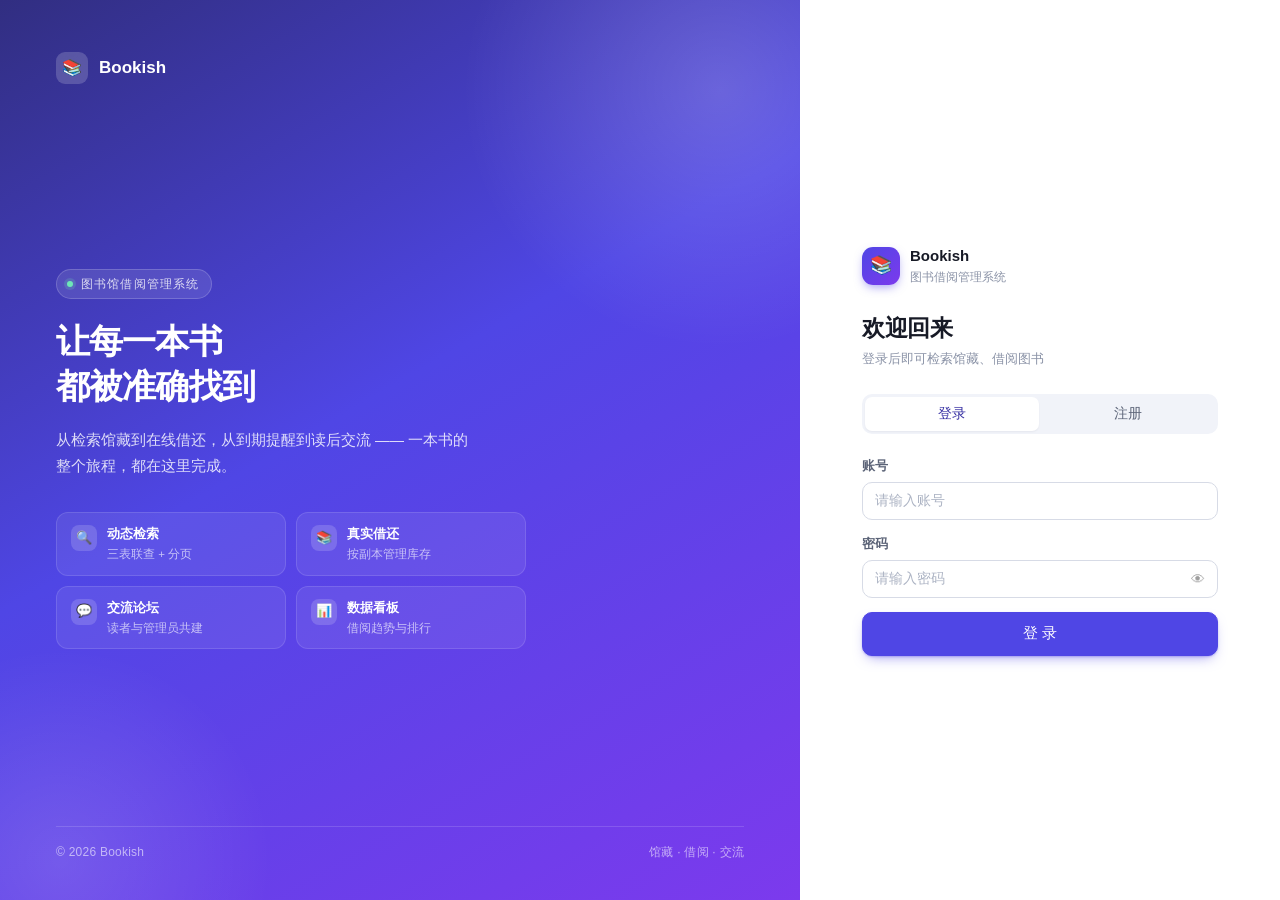
<file: src/main/resources/static/index.html>
<!DOCTYPE html>
<html lang="zh-CN">
<head>
<meta charset="UTF-8">
<meta name="viewport" content="width=device-width, initial-scale=1.0">
<meta http-equiv="Cache-Control" content="no-store, no-cache, must-revalidate">
<title>图书检索 · Bookish</title>
<link rel="stylesheet" href="css/style.css?v=20261019l">
</head>
<body>

<div class="app">
  <aside class="sidebar" id="sidebar"></aside>

  <div class="main">
    <header class="topbar" id="topbar"></header>

    <main class="content">

      <!-- ============ 我的借阅概览 ============ -->
      <div class="stat-grid">
        <div class="stat-card">
          <div class="s-top"><span class="s-label">当前在借</span><span class="s-ico">📖</span></div>
          <div class="s-value" id="statBorrowing">—</div>
          <div class="s-foot">可借上限 <b id="statMax">—</b></div>
        </div>
        <div class="stat-card danger">
          <div class="s-top"><span class="s-label">已逾期</span><span class="s-ico">⏰</span></div>
          <div class="s-value" id="statOverdue">—</div>
          <div class="s-foot">逾期后无法续借</div>
        </div>
        <div class="stat-card success">
          <div class="s-top"><span class="s-label">已归还</span><span class="s-ico">✅</span></div>
          <div class="s-value" id="statReturned">—</div>
          <div class="s-foot">历史累计</div>
        </div>
        <div class="stat-card accent">
          <div class="s-top"><span class="s-label">待缴罚款</span><span class="s-ico">💰</span></div>
          <div class="s-value" id="statFine">—</div>
          <div class="s-foot">0.5 元/天，单本上限 20 元</div>
        </div>
      </div>

      <!-- ============ 热门借阅 TOP10 ============ -->
      <div class="section-title">
        <span class="bar"></span>热门借阅 TOP10
        <span class="sub hot-hint">自动轮播 · 悬停暂停</span>
        <span class="spacer"></span>
        <span class="seg" id="hotToggle">
          <button type="button" class="seg-btn" data-mode="carousel" onclick="setHotMode('carousel')">轮换</button>
          <button type="button" class="seg-btn" data-mode="grid" onclick="setHotMode('grid')">平铺</button>
        </span>
      </div>
      <div class="hot-carousel" id="hotCarousel">
        <button class="hot-arrow prev" onclick="hotGo(-1); hotAuto()" aria-label="上一组">‹</button>
        <div class="hot-viewport" id="hotViewport">
          <div class="hot-track" id="hotTrack">
            <div class="hot-placeholder">热门榜加载中…</div>
          </div>
        </div>
        <button class="hot-arrow next" onclick="hotGo(1); hotAuto()" aria-label="下一组">›</button>
        <div class="hot-dots" id="hotDots"></div>
      </div>

      <!-- ============ 图书检索 ============ -->
      <div class="section-title">
        <span class="bar"></span>图书检索
        <span class="sub">支持书名 / 作者关键词，边打边搜</span>
      </div>

      <div class="filter-bar">
        <div class="search-row">
          <div class="search-wrap">
            <span class="s-ico">🔍</span>
            <input type="text" id="keyword" placeholder="输入书名或作者，边打边搜（回车立即搜索）"
                   oninput="onKeywordInput()" onkeydown="onKeywordKey(event)" autocomplete="off">
            <button type="button" class="s-clear" id="kwClear" title="清空" onclick="clearKeyword()">×</button>
          </div>
          <select id="sortSel" onchange="applyFilter()" style="width:auto;min-width:132px">
            <option value="newest">最新上架</option>
            <option value="hot">最多借阅</option>
            <option value="priceAsc">价格从低到高</option>
            <option value="priceDesc">价格从高到低</option>
          </select>
          <select id="pubSel" onchange="applyFilter()" style="width:auto;min-width:150px">
            <option value="">全部出版社</option>
          </select>
          <button class="btn btn-primary" onclick="applyFilter()">搜索</button>
          <span class="search-status" id="searchStatus"></span>
        </div>
        <div class="chips mt-16" id="categoryChips"></div>
        <div class="chips mt-8">
          <span class="chip" id="chipAvailable" onclick="toggleAvailable()">✅ 只看可借</span>
          <span class="chip" onclick="resetFilter()">↺ 重置条件</span>
        </div>
      </div>

      <div id="bookGrid" class="book-grid"></div>
      <div id="pager" class="pager"></div>

    </main>
  </div>
</div>

<!-- ============ 图书详情弹窗 ============ -->
<div class="modal-mask" id="detailModal">
  <div class="modal modal-lg">
    <div class="modal-head">
      <h3>图书详情</h3>
      <button class="modal-close" onclick="closeModal('detailModal')">×</button>
    </div>
    <div class="modal-body" id="detailBody"></div>
    <div class="modal-foot">
      <button class="btn btn-ghost" onclick="closeModal('detailModal')">关闭</button>
      <button class="btn btn-primary" id="btnBorrow" onclick="doBorrow()">借这本书</button>
    </div>
  </div>
</div>

<script src="js/mock.js?v=20261019l"></script>
<script src="js/api.js?v=20261019l"></script>
<script src="js/home.js?v=20261019l"></script>
</body>
</html>
</file>
<file: src/main/resources/static/css/style.css>
/* ==========================================================
   Bookish · 样式表 v2（现代 SaaS 风格）
   ---------------------------------------------------------
   目录：
   0. 设计 token（颜色 / 圆角 / 阴影 / 间距）
   1. 基础重置与排版
   2. 应用外壳：侧边栏 + 顶栏 + 内容区
   3. 按钮
   4. 表单
   5. 卡片 / 面板 / 分区标题
   6. 徽章 / 标签 / 状态点
   7. 统计卡
   8. 标签页 / 分段控件
   9. 表格 / 分页
   10. 头像 / 用户菜单
   11. 骨架屏 / 空状态 / 加载态
   12. Toast / 弹窗 / 抽屉
   13. 图书（网格 / 热门轮播 / 详情）
   14. 借阅（记录卡）
   15. 图表（横向条形）
   16. 个人中心弹窗
   17. 论坛
   18. 公告
   19. 登录注册页
   20. 响应式
   ========================================================== */

/* ==================== 0. 设计 token ==================== */
:root {
  /* 品牌色：靛蓝 */
  --brand:        #4F46E5;
  --brand-600:    #4338CA;
  --brand-700:    #3730A3;
  --brand-50:     #EEF2FF;
  --brand-100:    #E0E7FF;

  /* 中性色 */
  --bg:           #F5F6FA;
  --surface:      #FFFFFF;
  --surface-2:    #FAFBFD;
  --surface-3:    #F1F3F9;
  --border:       #E7E9F0;
  --border-2:     #D7DBE6;
  --text:         #171A26;
  --text-2:       #5B6377;
  --text-3:       #8B93A7;
  --text-4:       #ADB4C4;

  /* 语义色 */
  --danger:       #E5484D;
  --danger-50:    #FEF1F2;
  --danger-100:   #FDD8DA;
  --success:      #12A150;
  --success-50:   #EAFBF1;
  --warn:         #B45309;
  --warn-50:      #FFF7E6;
  --info:         #0EA5E9;
  --info-50:      #EAF7FE;

  /* 兼容旧变量名（个别内联 style 里还在用 --primary / --accent） */
  --primary:        var(--brand);
  --primary-dark:   var(--brand-600);
  --primary-light:  var(--brand-50);
  --accent:         #7C3AED;
  --accent-light:   #F3EEFE;

  --radius:       14px;
  --radius-sm:    10px;
  --radius-xs:    8px;
  --radius-pill:  999px;

  --shadow-xs: 0 1px 2px rgba(16, 24, 40, .05);
  --shadow-sm: 0 1px 3px rgba(16, 24, 40, .06), 0 1px 2px rgba(16, 24, 40, .04);
  --shadow:    0 2px 4px rgba(16, 24, 40, .04), 0 12px 24px -12px rgba(16, 24, 40, .12);
  --shadow-lg: 0 24px 56px -12px rgba(16, 24, 40, .22);

  --sidebar-w: 236px;
  --topbar-h:  64px;
}

/* ==================== 1. 基础 ==================== */
* { margin: 0; padding: 0; box-sizing: border-box; }

html { scroll-behavior: smooth; -webkit-text-size-adjust: 100%; }

body {
  font-family: -apple-system, BlinkMacSystemFont, "Segoe UI", "PingFang SC",
               "Hiragino Sans GB", "Microsoft YaHei", "Helvetica Neue", sans-serif;
  background: var(--bg);
  color: var(--text);
  font-size: 14px;
  line-height: 1.6;
  min-height: 100vh;
  -webkit-font-smoothing: antialiased;
}

a { color: var(--brand); text-decoration: none; }
a:hover { color: var(--brand-600); }

h1, h2, h3, h4 { line-height: 1.35; font-weight: 650; letter-spacing: -.01em; }
h1 { font-size: 20px; }
h2 { font-size: 17px; }
h3 { font-size: 15.5px; }

::selection { background: var(--brand-100); }

/* 滚动条 */
::-webkit-scrollbar { width: 10px; height: 10px; }
::-webkit-scrollbar-thumb { background: #D3D8E4; border-radius: 999px; border: 3px solid transparent; background-clip: content-box; }
::-webkit-scrollbar-thumb:hover { background: #BCC3D4; background-clip: content-box; }
::-webkit-scrollbar-track { background: transparent; }

/* 通用工具类 */
.hidden { display: none !important; }
.text-sub { color: var(--text-2); }
.text-light { color: var(--text-3); }
.text-sm { font-size: 12.5px; }
.text-xs { font-size: 11.5px; }
.mono { font-family: ui-monospace, SFMono-Regular, Menlo, Consolas, "Liberation Mono", monospace; font-size: 12.5px; }
.flex-between { display: flex; align-items: center; justify-content: space-between; gap: 12px; }
.flex-center { display: flex; align-items: center; gap: 8px; }
.mb-8 { margin-bottom: 8px; }
.mb-16 { margin-bottom: 16px; }
.mt-8 { margin-top: 8px; }
.mt-16 { margin-top: 16px; }
.mt-24 { margin-top: 24px; }
.nowrap { white-space: nowrap; }

/* 入场动画 */
@keyframes fadeUp { from { opacity: 0; transform: translateY(8px); } to { opacity: 1; transform: none; } }
@keyframes fadeIn { from { opacity: 0; } to { opacity: 1; } }
@keyframes spin { to { transform: rotate(360deg); } }
@keyframes shimmer { 0% { background-position: -420px 0; } 100% { background-position: 420px 0; } }
@keyframes popIn { from { opacity: 0; transform: translateY(12px) scale(.98); } to { opacity: 1; transform: none; } }
.fade-up { animation: fadeUp .34s cubic-bezier(.22, .61, .36, 1) both; }

/* ==================== 2. 应用外壳 ==================== */
.app { display: flex; min-height: 100vh; }

/* ---- 侧边栏 ---- */
.sidebar {
  width: var(--sidebar-w);
  position: fixed; top: 0; bottom: 0; left: 0; z-index: 70;
  display: flex; flex-direction: column;
  background: var(--surface);
  border-right: 1px solid var(--border);
}

.sb-brand {
  height: var(--topbar-h);
  display: flex; align-items: center; gap: 10px;
  padding: 0 18px; flex-shrink: 0;
  border-bottom: 1px solid var(--border);
}
.sb-logo {
  width: 32px; height: 32px; border-radius: 9px; flex-shrink: 0;
  background: linear-gradient(135deg, var(--brand) 0%, #7C3AED 100%);
  color: #fff; display: flex; align-items: center; justify-content: center;
  font-size: 16px; box-shadow: 0 4px 10px -2px rgba(79, 70, 229, .5);
}
.sb-brand-text b { display: block; font-size: 15px; letter-spacing: -.02em; line-height: 1.2; }
.sb-brand-text span { font-size: 11px; color: var(--text-3); }

.sb-scroll { flex: 1; overflow-y: auto; padding: 14px 12px; }

.sb-group { margin-bottom: 18px; }
.sb-group-title {
  font-size: 11px; font-weight: 600; letter-spacing: .08em;
  color: var(--text-4); text-transform: uppercase;
  padding: 0 10px 7px;
}

.sb-item {
  display: flex; align-items: center; gap: 11px;
  padding: 9px 11px; margin-bottom: 2px;
  border-radius: var(--radius-sm);
  color: var(--text-2); font-size: 13.5px; font-weight: 500;
  cursor: pointer; position: relative;
  transition: background .15s, color .15s;
}
.sb-item:hover { background: var(--surface-3); color: var(--text); }
.sb-item.active { background: var(--brand-50); color: var(--brand-700); font-weight: 600; }
.sb-item.active::before {
  content: ""; position: absolute; left: -12px; top: 50%; transform: translateY(-50%);
  width: 3px; height: 18px; border-radius: 0 3px 3px 0; background: var(--brand);
}
.sb-item .sb-ico { width: 18px; text-align: center; font-size: 15px; flex-shrink: 0; }
.sb-item .sb-txt { flex: 1; }
.sb-badge {
  min-width: 18px; height: 18px; padding: 0 5px;
  border-radius: 999px; background: var(--danger); color: #fff;
  font-size: 10.5px; font-weight: 700; line-height: 18px; text-align: center;
}
.sb-badge.soft { background: var(--brand-100); color: var(--brand-700); }

.sb-foot { padding: 12px; border-top: 1px solid var(--border); flex-shrink: 0; }
.sb-user {
  display: flex; align-items: center; gap: 10px;
  padding: 8px; border-radius: var(--radius-sm);
  cursor: pointer; transition: background .15s;
}
.sb-user:hover { background: var(--surface-3); }
.sb-user-info { min-width: 0; flex: 1; }
.sb-user-info b { display: block; font-size: 13px; font-weight: 600; white-space: nowrap; overflow: hidden; text-overflow: ellipsis; }
.sb-user-info span { font-size: 11px; color: var(--text-3); }

.sidebar-mask {
  position: fixed; inset: 0; z-index: 65;
  background: rgba(16, 24, 40, .38);
  opacity: 0; pointer-events: none; transition: opacity .22s;
}
.sidebar-mask.show { opacity: 1; pointer-events: auto; }
/* 毛玻璃只在窄屏「抽屉模式」下生效；宽屏侧边栏常驻，不需要遮罩 */
@media (max-width: 960px) {
  .sidebar-mask { backdrop-filter: blur(2px); }
}
@media (min-width: 961px) {
  .sidebar-mask { display: none !important; }
}

/* ---- 主区 ---- */
.main { flex: 1; min-width: 0; margin-left: var(--sidebar-w); display: flex; flex-direction: column; }

.topbar {
  height: var(--topbar-h); flex-shrink: 0;
  position: sticky; top: 0; z-index: 60;
  display: flex; align-items: center; gap: 14px;
  padding: 0 24px;
  background: rgba(255, 255, 255, .88);
  backdrop-filter: saturate(180%) blur(10px);
  border-bottom: 1px solid var(--border);
}
.tb-title { flex: 1; min-width: 0; }
.tb-title h1 { font-size: 17px; display: flex; align-items: center; gap: 8px; }
.tb-title p { font-size: 12.5px; color: var(--text-3); margin-top: 1px; }
.tb-actions { display: flex; align-items: center; gap: 8px; flex-shrink: 0; }

.menu-btn { display: none; }

.icon-btn {
  width: 36px; height: 36px; border-radius: var(--radius-sm);
  display: inline-flex; align-items: center; justify-content: center;
  border: 1px solid transparent; background: none;
  color: var(--text-2); font-size: 16px; cursor: pointer;
  position: relative; transition: all .15s; font-family: inherit;
}
.icon-btn:hover { background: var(--surface-3); color: var(--text); }
.icon-btn .dot {
  position: absolute; top: 6px; right: 6px;
  width: 8px; height: 8px; border-radius: 50%;
  background: var(--danger); border: 2px solid var(--surface);
}

.content {
  flex: 1; width: 100%; max-width: 1320px;
  margin: 0 auto; padding: 24px;
  animation: fadeIn .28s ease both;
}
.content-wide { max-width: 100%; }

/* ==================== 3. 按钮 ==================== */
.btn {
  display: inline-flex; align-items: center; justify-content: center; gap: 6px;
  height: 38px; padding: 0 16px;
  border-radius: var(--radius-sm);
  border: 1px solid var(--border-2);
  background: var(--surface); color: var(--text);
  font-size: 13.5px; font-weight: 550; font-family: inherit;
  cursor: pointer; white-space: nowrap;
  transition: background .15s, border-color .15s, box-shadow .15s, transform .06s;
}
.btn:hover { background: var(--surface-3); border-color: var(--text-4); }
.btn:active { transform: translateY(1px); }
.btn:disabled { opacity: .55; cursor: not-allowed; transform: none; }

.btn-primary {
  background: var(--brand); border-color: var(--brand); color: #fff;
  box-shadow: 0 1px 2px rgba(79, 70, 229, .3), 0 6px 14px -6px rgba(79, 70, 229, .6);
}
.btn-primary:hover { background: var(--brand-600); border-color: var(--brand-600); }
.btn-danger { background: var(--danger); border-color: var(--danger); color: #fff; }
.btn-danger:hover { background: #D13438; border-color: #D13438; }
.btn-soft-danger { background: var(--danger-50); border-color: var(--danger-100); color: var(--danger); }
.btn-soft-danger:hover { background: var(--danger-100); border-color: var(--danger-100); }
.btn-success { background: var(--success); border-color: var(--success); color: #fff; }
.btn-success:hover { background: #0E8A44; border-color: #0E8A44; }
.btn-ghost { background: transparent; border-color: var(--border-2); color: var(--text-2); }
.btn-ghost:hover { background: var(--surface-3); color: var(--text); }
.btn-brand-soft { background: var(--brand-50); border-color: var(--brand-100); color: var(--brand-700); }
.btn-brand-soft:hover { background: var(--brand-100); border-color: var(--brand-100); }
.btn-link { background: none; border: none; color: var(--brand); padding: 0 4px; height: auto; }
.btn-link:hover { background: none; text-decoration: underline; }

.btn-sm { height: 30px; padding: 0 11px; font-size: 12.5px; border-radius: var(--radius-xs); gap: 4px; }
.btn-lg { height: 44px; padding: 0 22px; font-size: 14.5px; }
.btn-block { width: 100%; }
.btn-icon { width: 36px; height: 36px; padding: 0; }
.btn-icon.btn-sm { width: 30px; height: 30px; }

.btn-group { display: inline-flex; gap: 6px; }

/* ==================== 4. 表单 ==================== */
.field { margin-bottom: 14px; }
.field > label {
  display: block; font-size: 12.5px; font-weight: 600;
  color: var(--text-2); margin-bottom: 6px;
}
.field .hint { font-size: 11.5px; color: var(--text-3); margin-top: 5px; }
.field .err { font-size: 11.5px; color: var(--danger); margin-top: 5px; }
.field-row { display: grid; grid-template-columns: 1fr 1fr; gap: 12px; }
/* 密码 / 邀请码：右侧小眼睛切换明文 */
.pwd-wrap { position: relative; }
.pwd-wrap input { padding-right: 42px; }
.pwd-eye {
  position: absolute; right: 6px; top: 50%; transform: translateY(-50%);
  border: none; background: none; cursor: pointer; font-size: 14px;
  padding: 5px 7px; line-height: 1; opacity: .38; border-radius: 6px;
  transition: opacity .15s;
}
.pwd-eye:hover { opacity: .8; }
.pwd-eye.on { opacity: 1; }

input[type="text"], input[type="password"], input[type="number"], input[type="date"],
input[type="search"], select, textarea {
  width: 100%; min-height: 38px;
  padding: 8px 12px;
  border: 1px solid var(--border-2);
  border-radius: var(--radius-sm);
  background: var(--surface);
  color: var(--text); font-size: 13.5px; font-family: inherit;
  transition: border-color .15s, box-shadow .15s, background .15s;
}
textarea { min-height: 92px; resize: vertical; line-height: 1.65; }
input::placeholder, textarea::placeholder { color: var(--text-4); }
input:focus, select:focus, textarea:focus {
  outline: none; border-color: var(--brand);
  box-shadow: 0 0 0 3.5px rgba(79, 70, 229, .13);
}
input:disabled, select:disabled, textarea:disabled { background: var(--surface-3); color: var(--text-3); cursor: not-allowed; }
select { cursor: pointer; appearance: none;
  background-image: url("data:image/svg+xml;utf8,<svg xmlns='http://www.w3.org/2000/svg' width='12' height='12' viewBox='0 0 24 24' fill='none' stroke='%238B93A7' stroke-width='3'><path d='M6 9l6 6 6-6'/></svg>");
  background-repeat: no-repeat; background-position: right 12px center; padding-right: 32px;
}

/* 搜索框（带放大镜 + 清空按钮） */
.search-wrap { position: relative; flex: 1; min-width: 160px; }
.search-wrap .s-ico {
  position: absolute; left: 12px; top: 50%; transform: translateY(-50%);
  color: var(--text-4); font-size: 14px; pointer-events: none;
}
.search-wrap input { padding-left: 34px; padding-right: 34px; }
.search-wrap .s-clear {
  position: absolute; right: 8px; top: 50%; transform: translateY(-50%);
  width: 22px; height: 22px; border-radius: 50%; border: none;
  background: var(--surface-3); color: var(--text-2);
  font-size: 14px; line-height: 1; cursor: pointer; display: none;
  align-items: center; justify-content: center;
}
.search-wrap .s-clear:hover { background: var(--border-2); color: var(--text); }

.checkbox { display: inline-flex; align-items: center; gap: 7px; font-size: 13px; color: var(--text-2); cursor: pointer; }
.checkbox input { width: 15px; height: 15px; accent-color: var(--brand); cursor: pointer; }

/* ==================== 5. 卡片 / 面板 / 标题 ==================== */
.card {
  background: var(--surface);
  border: 1px solid var(--border);
  border-radius: var(--radius);
  box-shadow: var(--shadow-xs);
}
.card-pad { padding: 18px; }
.card-head {
  display: flex; align-items: center; justify-content: space-between; gap: 12px;
  padding: 15px 18px; border-bottom: 1px solid var(--border);
}
.card-head h3 { font-size: 14.5px; display: flex; align-items: center; gap: 8px; }
.card-body { padding: 18px; }
.card-body-flush { padding: 8px 0; }

.panel {
  background: var(--surface); border: 1px solid var(--border);
  border-radius: var(--radius); box-shadow: var(--shadow-xs);
}

.section-title {
  display: flex; align-items: center; gap: 9px;
  font-size: 14.5px; font-weight: 650;
  margin: 26px 0 13px;
}
.section-title:first-child { margin-top: 0; }
.section-title .bar {
  width: 3px; height: 15px; border-radius: 2px;
  background: linear-gradient(180deg, var(--brand), #7C3AED);
}
.section-title .sub { font-size: 12px; font-weight: 400; color: var(--text-3); }
.section-title .spacer { flex: 1; }

.divider { height: 1px; background: var(--border); margin: 16px 0; }

/* ==================== 6. 徽章 / 标签 ==================== */
.badge {
  display: inline-flex; align-items: center; gap: 4px;
  height: 20px; padding: 0 8px; border-radius: 6px;
  font-size: 11.5px; font-weight: 600; white-space: nowrap;
  background: var(--surface-3); color: var(--text-2);
}
.badge.brand { background: var(--brand-50); color: var(--brand-700); }
.badge.success { background: var(--success-50); color: var(--success); }
.badge.warn { background: var(--warn-50); color: var(--warn); }
.badge.danger { background: var(--danger-50); color: var(--danger); }
.badge.info { background: var(--info-50); color: #0369A1; }
.badge.solid-danger { background: var(--danger); color: #fff; }
.badge.gradient { background: linear-gradient(135deg, var(--brand), #7C3AED); color: #fff; }

.tag {
  display: inline-flex; align-items: center;
  padding: 1px 8px; border-radius: var(--radius-pill);
  font-size: 11.5px; font-weight: 500;
  background: var(--brand-50); color: var(--brand-700);
  border: 1px solid var(--brand-100);
}
.tag.gray { background: var(--surface-3); color: var(--text-2); border-color: var(--border); }
.tag.warn { background: var(--warn-50); color: var(--warn); border-color: #FBE3B4; }
.tag.danger { background: var(--danger-50); color: var(--danger); border-color: var(--danger-100); }
.tag.success { background: var(--success-50); color: var(--success); border-color: #BFEBD3; }
.tag.plain { background: transparent; border-color: var(--border-2); color: var(--text-2); }

.chip {
  display: inline-flex; align-items: center; gap: 5px;
  padding: 5px 12px; border-radius: var(--radius-pill);
  background: var(--surface); border: 1px solid var(--border-2);
  color: var(--text-2); font-size: 12.5px; cursor: pointer;
  transition: all .15s; user-select: none;
}
.chip:hover { border-color: var(--brand); color: var(--brand-700); background: var(--brand-50); }
.chip.active { background: var(--brand); border-color: var(--brand); color: #fff; font-weight: 600; }
.chip-label { font-size: 12.5px; color: var(--text-3); margin-right: 4px; }

.chips { display: flex; flex-wrap: wrap; gap: 8px; align-items: center; }

.status-tag {
  display: inline-flex; align-items: center; gap: 5px;
  padding: 2px 9px; border-radius: var(--radius-pill);
  font-size: 11.5px; font-weight: 600;
}
.status-tag::before { content: ""; width: 6px; height: 6px; border-radius: 50%; background: currentColor; }
.status-tag.borrowed { background: var(--brand-50); color: var(--brand-700); }
.status-tag.returned { background: var(--surface-3); color: var(--text-2); }
.status-tag.overdue { background: var(--danger-50); color: var(--danger); }
.status-tag.available { background: var(--success-50); color: var(--success); }
.status-tag.lost { background: var(--surface-3); color: var(--text-3); }

/* ==================== 7. 统计卡 ==================== */
.stat-grid { display: grid; grid-template-columns: repeat(4, 1fr); gap: 14px; }
.stat-grid.cols-1 { grid-template-columns: 1fr; }
.stat-grid.cols-2 { grid-template-columns: repeat(2, 1fr); }
.stat-grid.cols-3 { grid-template-columns: repeat(3, 1fr); }
.stat-grid.cols-4 { grid-template-columns: repeat(4, 1fr); }
.stat-grid.cols-5 { grid-template-columns: repeat(5, 1fr); }

.stat-card {
  position: relative; overflow: hidden;
  background: var(--surface); border: 1px solid var(--border);
  border-radius: var(--radius); padding: 16px 18px;
  box-shadow: var(--shadow-xs);
  transition: box-shadow .2s, transform .2s, border-color .2s;
}
.stat-card:hover { box-shadow: var(--shadow); transform: translateY(-2px); border-color: var(--border-2); }
.stat-card .s-top { display: flex; align-items: center; justify-content: space-between; margin-bottom: 9px; }
.stat-card .s-label { font-size: 12.5px; color: var(--text-3); font-weight: 500; }
.stat-card .s-ico {
  width: 32px; height: 32px; border-radius: 9px;
  display: flex; align-items: center; justify-content: center; font-size: 15px;
  background: var(--brand-50);
}
.stat-card .s-value { font-size: 24px; font-weight: 700; letter-spacing: -.02em; line-height: 1.2; }
.stat-card .s-foot { font-size: 11.5px; color: var(--text-3); margin-top: 5px; }
.stat-card.danger .s-ico { background: var(--danger-50); }
.stat-card.danger .s-value { color: var(--danger); }
.stat-card.accent .s-ico { background: var(--warn-50); }
.stat-card.accent .s-value { color: var(--warn); }
.stat-card.success .s-ico { background: var(--success-50); }
.stat-card.success .s-value { color: var(--success); }
.stat-card::after {
  content: ""; position: absolute; right: -28px; top: -28px;
  width: 90px; height: 90px; border-radius: 50%;
  background: radial-gradient(circle, rgba(79, 70, 229, .07), transparent 70%);
  pointer-events: none;
}

/* ==================== 8. 标签页 / 分段控件 ==================== */
.tabs {
  display: flex; gap: 2px; align-items: center;
  border-bottom: 1px solid var(--border);
  margin-bottom: 18px; overflow-x: auto; scrollbar-width: none;
}
.tabs::-webkit-scrollbar { display: none; }
.tabs button {
  position: relative; border: none; background: none; font-family: inherit;
  padding: 10px 15px; margin-bottom: -1px;
  font-size: 13.5px; font-weight: 550; color: var(--text-2);
  cursor: pointer; white-space: nowrap;
  border-bottom: 2px solid transparent;
  transition: color .15s, border-color .15s;
}
.tabs button:hover { color: var(--text); }
.tabs button.active { color: var(--brand-700); border-bottom-color: var(--brand); }
.tabs button .cnt {
  margin-left: 6px; padding: 0 6px; border-radius: 999px;
  background: var(--surface-3); color: var(--text-3);
  font-size: 11px; font-weight: 600;
}
.tabs button.active .cnt { background: var(--brand-50); color: var(--brand-700); }
.tabs .t-spacer { flex: 1; }

.seg {
  display: inline-flex; padding: 3px; gap: 2px;
  background: var(--surface-3); border-radius: var(--radius-sm);
}
.seg-btn {
  border: none; background: none; font-family: inherit;
  padding: 5px 12px; border-radius: 7px;
  font-size: 12.5px; font-weight: 550; color: var(--text-2); cursor: pointer;
  transition: all .15s;
}
.seg-btn:hover { color: var(--text); }
.seg-btn.active { background: var(--surface); color: var(--brand-700); box-shadow: var(--shadow-xs); }
.seg-btn .cnt {
  margin-left: 5px; padding: 0 6px; border-radius: 999px;
  background: var(--brand-50); color: var(--brand-700);
  font-size: 11px; font-weight: 600;
}
.seg-btn.active .cnt { background: var(--brand); color: #fff; }

/* ==================== 9. 表格 / 分页 ==================== */
.table-wrap {
  background: var(--surface); border: 1px solid var(--border);
  border-radius: var(--radius); overflow: auto; box-shadow: var(--shadow-xs);
}
.data-table { width: 100%; border-collapse: collapse; font-size: 13.5px; }
.data-table th {
  text-align: left; font-weight: 600; font-size: 12px;
  color: var(--text-3); text-transform: uppercase; letter-spacing: .04em;
  padding: 12px 14px; background: var(--surface-2);
  border-bottom: 1px solid var(--border); white-space: nowrap;
  position: sticky; top: 0; z-index: 1;
}
.data-table td { padding: 12px 14px; border-bottom: 1px solid var(--border); vertical-align: middle; }
.data-table tbody tr:last-child td { border-bottom: none; }
.data-table tbody tr { transition: background .13s; }
.data-table tbody tr:hover { background: var(--surface-2); }
.data-table .t-right { text-align: right; }
.data-table .t-center { text-align: center; }
.data-table .t-narrow { width: 1%; white-space: nowrap; }
.table-empty { padding: 40px 16px; text-align: center; color: var(--text-3); }

.pager {
  display: flex; align-items: center; gap: 5px; flex-wrap: wrap;
  margin-top: 18px;
}
.pager button {
  min-width: 34px; height: 34px; padding: 0 10px;
  border: 1px solid var(--border-2); background: var(--surface);
  border-radius: var(--radius-xs); color: var(--text-2);
  font-size: 13px; font-family: inherit; cursor: pointer;
  transition: all .15s;
}
.pager button:hover:not(:disabled) { border-color: var(--brand); color: var(--brand-700); background: var(--brand-50); }
.pager button.active { background: var(--brand); border-color: var(--brand); color: #fff; font-weight: 600; }
.pager button:disabled { opacity: .45; cursor: not-allowed; }
.pager-info { font-size: 12.5px; color: var(--text-3); margin-left: 8px; }

/* ==================== 10. 头像 / 用户菜单 ==================== */
.avatar {
  width: 34px; height: 34px; border-radius: 50%; flex-shrink: 0;
  display: inline-flex; align-items: center; justify-content: center;
  background: var(--brand); color: #fff;
  font-size: 13px; font-weight: 600; overflow: hidden;
  user-select: none;
}
.avatar img { width: 100%; height: 100%; object-fit: cover; display: block; }
.avatar.avatar-lg { width: 44px; height: 44px; font-size: 16px; }
.avatar.avatar-sm { width: 28px; height: 28px; font-size: 11.5px; }
.avatar.avatar-xs { width: 24px; height: 24px; font-size: 10.5px; }
.avatar.avatar-xl { width: 72px; height: 72px; font-size: 26px; }

.avatar-stack { display: flex; }
.avatar-stack .avatar { margin-left: -8px; border: 2px solid var(--surface); }
.avatar-stack .avatar:first-child { margin-left: 0; }

.nav-user { position: relative; flex-shrink: 0; }
.user-chip {
  display: flex; align-items: center; gap: 9px;
  padding: 4px 10px 4px 4px; border-radius: var(--radius-pill);
  cursor: pointer; transition: background .15s; border: 1px solid transparent;
}
.user-chip:hover { background: var(--surface-3); border-color: var(--border); }
.user-chip .uname { font-size: 13px; font-weight: 550; max-width: 110px; overflow: hidden; text-overflow: ellipsis; white-space: nowrap; }
.user-chip .urole {
  font-size: 10.5px; color: var(--text-3); background: var(--surface-3);
  padding: 1px 7px; border-radius: var(--radius-pill); border: 1px solid var(--border);
}
.user-chip .caret { color: var(--text-4); font-size: 10px; }

.user-menu {
  position: absolute; right: 0; top: 46px; z-index: 90;
  background: var(--surface); border: 1px solid var(--border);
  border-radius: var(--radius); box-shadow: var(--shadow-lg);
  min-width: 200px; padding: 6px; display: none;
  animation: popIn .16s ease both;
}
.user-menu.show { display: block; }
.user-menu .um-head {
  padding: 9px 11px 10px; border-bottom: 1px solid var(--border); margin-bottom: 5px;
}
.user-menu .um-head b { display: block; font-size: 13px; }
.user-menu .um-head span { font-size: 11.5px; color: var(--text-3); }
.user-menu a, .user-menu button {
  display: flex; align-items: center; gap: 9px; width: 100%; text-align: left;
  padding: 8px 11px; border-radius: var(--radius-xs);
  font-size: 13px; color: var(--text); background: none;
  border: none; cursor: pointer; font-family: inherit;
}
.user-menu a:hover, .user-menu button:hover { background: var(--surface-3); }
.user-menu .um-danger { color: var(--danger); }
.user-menu .um-sep { height: 1px; background: var(--border); margin: 5px 0; }

/* ==================== 11. 骨架屏 / 空状态 ==================== */
.sk-card {
  background: var(--surface); border: 1px solid var(--border);
  border-radius: var(--radius); overflow: hidden;
}
.sk-cover { height: 150px; background: var(--surface-3); }
.sk-body { padding: 14px; }
.sk-line {
  height: 11px; border-radius: 5px; margin-bottom: 9px;
  background: linear-gradient(90deg, #EEF0F5 25%, #F7F8FB 37%, #EEF0F5 63%);
  background-size: 420px 100%; animation: shimmer 1.25s linear infinite;
}
.sk-line.w80 { width: 80%; }
.sk-line.w60 { width: 60%; }
.sk-line.w50 { width: 50%; }
.sk-line.w40 { width: 40%; }
.sk-line.tall { height: 18px; }
.sk-row { display: flex; gap: 12px; padding: 14px 18px; border-bottom: 1px solid var(--border); align-items: flex-start; }
.sk-circle { width: 34px; height: 34px; border-radius: 50%; flex-shrink: 0; background: var(--surface-3); }
.sk-row .sk-body { padding: 0; flex: 1; }

.loading-tip { padding: 26px; text-align: center; color: var(--text-3); font-size: 13px; }
.loading-tip::before {
  content: ""; display: inline-block; width: 13px; height: 13px; margin-right: 8px;
  border: 2px solid var(--border-2); border-top-color: var(--brand); border-radius: 50%;
  animation: spin .7s linear infinite; vertical-align: -2px;
}

.empty-tip {
  padding: 52px 20px; text-align: center;
  color: var(--text-3); font-size: 13.5px; line-height: 1.9;
}
.empty-tip .big { font-size: 34px; margin-bottom: 10px; opacity: .9; }
.empty-tip a { font-weight: 550; }

.empty-state { padding: 46px 20px; text-align: center; }
.empty-state .es-ico {
  width: 54px; height: 54px; margin: 0 auto 12px; border-radius: 16px;
  background: var(--surface-3); display: flex; align-items: center; justify-content: center;
  font-size: 24px;
}
.empty-state b { display: block; font-size: 14px; margin-bottom: 4px; }
.empty-state p { color: var(--text-3); font-size: 12.5px; }

.is-busy { opacity: .5; transition: opacity .18s; pointer-events: none; }

/* ==================== 12. Toast / 弹窗 / 抽屉 ==================== */
#toastBox {
  position: fixed; top: 18px; left: 50%; transform: translateX(-50%);
  z-index: 300; display: flex; flex-direction: column; gap: 9px;
  align-items: center; pointer-events: none;
}
.toast {
  display: flex; align-items: center; gap: 9px;
  padding: 10px 16px; border-radius: var(--radius-sm);
  background: #1F2433; color: #fff; font-size: 13px; font-weight: 500;
  box-shadow: var(--shadow-lg); max-width: 440px;
  animation: popIn .2s ease both;
}
.toast::before { content: "●"; font-size: 9px; color: #7DD3A0; }
.toast.err { background: #4A1519; }
.toast.err::before { color: #FF8B8F; }
.toast.warn { background: #4A3208; }
.toast.warn::before { color: #FFC46B; }
.toast.ok::before { color: #7DD3A0; }

.modal-mask {
  position: fixed; inset: 0; z-index: 200;
  background: rgba(16, 24, 40, .45);
  backdrop-filter: blur(3px);
  display: none; align-items: flex-start; justify-content: center;
  padding: 56px 16px; overflow-y: auto;
}
.modal-mask.show { display: flex; animation: fadeIn .18s ease both; }

.modal {
  width: 100%; max-width: 520px; margin: auto 0;
  background: var(--surface); border-radius: 18px;
  box-shadow: var(--shadow-lg); overflow: hidden;
  animation: popIn .22s cubic-bezier(.22, .61, .36, 1) both;
}
.modal.modal-lg { max-width: 760px; }
.modal.modal-xl { max-width: 960px; }
.modal-head {
  display: flex; align-items: center; justify-content: space-between; gap: 12px;
  padding: 17px 20px; border-bottom: 1px solid var(--border);
}
.modal-head h3 { font-size: 15.5px; }
.modal-close {
  width: 30px; height: 30px; border-radius: var(--radius-xs);
  border: none; background: none; color: var(--text-3);
  font-size: 19px; line-height: 1; cursor: pointer; font-family: inherit;
}
.modal-close:hover { background: var(--surface-3); color: var(--text); }
.modal-body { padding: 20px; max-height: 66vh; overflow-y: auto; }
.modal-foot {
  display: flex; align-items: center; justify-content: flex-end; gap: 9px;
  padding: 14px 20px; border-top: 1px solid var(--border); background: var(--surface-2);
}
.modal-foot .spacer { flex: 1; }

.drawer-mask {
  position: fixed; inset: 0; z-index: 210;
  background: rgba(16, 24, 40, .45); backdrop-filter: blur(2px);
  display: none;
}
.drawer-mask.show { display: block; animation: fadeIn .18s ease both; }
.drawer {
  position: fixed; top: 0; right: 0; bottom: 0; z-index: 220;
  width: 100%; max-width: 620px;
  background: var(--surface); border-left: 1px solid var(--border);
  box-shadow: var(--shadow-lg);
  display: flex; flex-direction: column;
  transform: translateX(102%); transition: transform .28s cubic-bezier(.22, .61, .36, 1);
}
.drawer.show { transform: none; }
.drawer-head {
  display: flex; align-items: flex-start; justify-content: space-between; gap: 12px;
  padding: 18px 20px; border-bottom: 1px solid var(--border);
}
.drawer-head h3 { font-size: 17px; line-height: 1.4; }
.drawer-body { flex: 1; overflow-y: auto; padding: 20px; }
.drawer-foot { padding: 14px 20px; border-top: 1px solid var(--border); background: var(--surface-2); }

/* ==================== 13. 图书 ==================== */
.filter-bar {
  background: var(--surface); border: 1px solid var(--border);
  border-radius: var(--radius); padding: 15px 16px;
  box-shadow: var(--shadow-xs);
}
.search-row { display: flex; gap: 10px; align-items: center; flex-wrap: wrap; }
.search-status { font-size: 12.5px; color: var(--text-3); min-width: 60px; }

.book-grid { display: grid; grid-template-columns: repeat(5, 1fr); gap: 15px; margin-top: 18px; }
.book-card {
  background: var(--surface); border: 1px solid var(--border);
  border-radius: var(--radius); overflow: hidden; cursor: pointer;
  display: flex; flex-direction: column;
  transition: box-shadow .2s, transform .2s, border-color .2s;
}
.book-card:hover { box-shadow: var(--shadow); transform: translateY(-3px); border-color: var(--border-2); }
.book-cover {
  height: 156px; position: relative; overflow: hidden;
  background: linear-gradient(160deg, #EEF2FF, #E7EAF6);
  display: flex; align-items: center; justify-content: center;
}
.book-cover img { width: 100%; height: 100%; object-fit: cover; }
.book-cover .spine {
  width: 84%; height: 84%; padding: 12px;
  border-radius: 5px 10px 10px 5px;
  background: linear-gradient(135deg, var(--brand-600), #6D28D9);
  color: #fff; font-size: 13px; font-weight: 600; line-height: 1.45;
  display: flex; align-items: center; text-align: center;
  box-shadow: 0 8px 20px -6px rgba(49, 46, 129, .55), inset 3px 0 0 rgba(255, 255, 255, .22);
  word-break: break-word; overflow: hidden;
}
.book-body { padding: 12px 13px 13px; display: flex; flex-direction: column; flex: 1; }
.book-title { font-size: 13.5px; font-weight: 620; line-height: 1.45; margin-bottom: 3px; min-height: 39px;
  display: -webkit-box; -webkit-line-clamp: 2; -webkit-box-orient: vertical; overflow: hidden; }
.book-author { font-size: 12px; color: var(--text-3); margin-bottom: 9px;
  white-space: nowrap; overflow: hidden; text-overflow: ellipsis; }
.book-tags { display: flex; flex-wrap: wrap; gap: 5px; margin-bottom: 10px; }
.book-foot { display: flex; align-items: center; justify-content: space-between; margin-top: auto; gap: 8px; }
.book-price { font-size: 15px; font-weight: 700; color: var(--text); }
.book-stock { font-size: 11.5px; color: var(--success); font-weight: 550; }
.book-stock.out { color: var(--danger); }

mark.hl, .hl { background: #FFF1A8; color: inherit; padding: 0 1px; border-radius: 3px; }

/* 热门轮播（横向 flex 轨道 + 拖拽 + 自动播放进度点） */
.hot-carousel { position: relative; --hot-visible: 5; --hot-interval: 3.5s; padding: 0 4px; }
.hot-viewport { overflow: hidden; padding: 4px; margin: -4px; cursor: grab; }
.hot-viewport.dragging { cursor: grabbing; }
.hot-viewport.dragging .hot-card { user-select: none; }
.hot-track {
  display: flex; gap: 13px;
  transition: transform .5s cubic-bezier(.22, .61, .36, 1);
  will-change: transform;
}
.hot-viewport.no-anim .hot-track, .hot-track.no-anim { transition: none; }
.hot-card {
  position: relative; cursor: pointer; overflow: hidden; flex-shrink: 0;
  /* 可见张数由 --hot-visible 控制，减去 (n-1) 份间隙保证整页对齐 */
  flex-basis: calc((100% - (var(--hot-visible) - 1) * 13px) / var(--hot-visible));
  background: var(--surface); border: 1px solid var(--border);
  border-radius: var(--radius); padding: 14px 13px 13px;
  transition: box-shadow .2s, transform .2s, border-color .2s;
}
.hot-card:hover { box-shadow: var(--shadow); transform: translateY(-3px); border-color: var(--border-2); }
.hot-card.top3 { border-color: var(--brand-100); background: linear-gradient(180deg, #FBFBFF, var(--surface)); }
.hot-rank {
  position: absolute; top: 0; right: 0;
  width: 30px; height: 30px; display: flex; align-items: center; justify-content: center;
  background: var(--surface-3); color: var(--text-3);
  font-size: 12.5px; font-weight: 700;
  border-radius: 0 var(--radius) 0 12px;
}
.hot-card.top3 .hot-rank { background: linear-gradient(135deg, var(--brand), #7C3AED); color: #fff; }
.hot-title {
  font-size: 13.5px; font-weight: 620; line-height: 1.45; margin-bottom: 4px; padding-right: 24px;
  min-height: 39px; display: -webkit-box; -webkit-line-clamp: 2; -webkit-box-orient: vertical; overflow: hidden;
}
.hot-sub { font-size: 11.5px; color: var(--text-3); margin-bottom: 9px;
  white-space: nowrap; overflow: hidden; text-overflow: ellipsis; }
.hot-count { font-size: 11.5px; color: var(--brand-700); font-weight: 600; }
.hot-arrow {
  position: absolute; top: 50%; transform: translateY(-50%); z-index: 3;
  width: 34px; height: 34px; border-radius: 50%;
  border: 1px solid var(--border); background: var(--surface);
  box-shadow: var(--shadow); color: var(--text-2);
  font-size: 19px; line-height: 1; cursor: pointer; font-family: inherit;
  display: flex; align-items: center; justify-content: center;
  opacity: 0; transition: all .18s;
}
.hot-carousel:hover .hot-arrow { opacity: 1; }
.hot-arrow:hover { background: var(--brand); color: #fff; border-color: var(--brand); }
.hot-arrow.prev { left: -14px; }
.hot-arrow.next { right: -14px; }
.hot-dots { display: flex; gap: 6px; justify-content: center; margin-top: 13px; }
.hot-dots i {
  width: 6px; height: 6px; border-radius: 50%; background: var(--border-2);
  cursor: pointer; transition: all .2s;
}
.hot-dots i.on { background: var(--brand); width: 22px; border-radius: 3px; position: relative; overflow: hidden; }
/* 自动播放进度：激活点内有一条白色进度条随间隔走完，走完即切下一页 */
.hot-dots i.on::after {
  content: ""; position: absolute; inset: 0; background: rgba(255, 255, 255, .6);
  transform-origin: left center; transform: scaleX(0);
}
.hot-carousel.autoplay .hot-dots i.on::after { animation: hotProg var(--hot-interval) linear forwards; }
.hot-carousel.paused .hot-dots i.on::after { animation-play-state: paused; }
@keyframes hotProg { to { transform: scaleX(1); } }
.hot-placeholder { flex: 1 1 100%; text-align: center; color: var(--text-3); padding: 30px; font-size: 13px; }

/* 平铺模式 */
.hot-carousel.mode-grid .hot-track { display: grid; grid-template-columns: repeat(var(--hot-visible), minmax(0, 1fr)); transform: none !important; }
.hot-carousel.mode-grid .hot-arrow, .hot-carousel.mode-grid .hot-dots { display: none; }
.hot-carousel.mode-grid .hot-viewport { overflow: visible; cursor: default; }

/* 详情弹窗内的小件 */
.info-row { display: flex; gap: 12px; padding: 8px 0; border-bottom: 1px dashed var(--border); font-size: 13px; }
.info-row:last-child { border-bottom: none; }
.info-row .k { width: 72px; flex-shrink: 0; color: var(--text-3); font-size: 12.5px; }
.info-row .v { flex: 1; min-width: 0; }
.copy-list { display: flex; flex-wrap: wrap; gap: 5px; }
.copy-item {
  padding: 1px 7px; border-radius: 6px; font-size: 11.5px;
  font-family: ui-monospace, Menlo, Consolas, monospace;
  background: var(--surface-3); color: var(--text-2); border: 1px solid var(--border);
}
.copy-item.available { background: var(--success-50); color: var(--success); border-color: #C6EEDA; }
.copy-item.borrowed { background: var(--warn-50); color: var(--warn); border-color: #FBE3B4; }
.copy-item.lost { background: var(--danger-50); color: var(--danger); border-color: var(--danger-100); }

/* ==================== 14. 借阅记录 ==================== */
.borrow-list { display: flex; flex-direction: column; gap: 12px; }
.borrow-card {
  position: relative; overflow: hidden;
  background: var(--surface); border: 1px solid var(--border);
  border-radius: var(--radius); padding: 16px 18px;
  box-shadow: var(--shadow-xs);
  transition: box-shadow .2s, border-color .2s;
}
.borrow-card:hover { box-shadow: var(--shadow); border-color: var(--border-2); }
.borrow-card::before { content: ""; position: absolute; left: 0; top: 0; bottom: 0; width: 3px; background: var(--brand); }
.borrow-card.overdue::before { background: var(--danger); }
.borrow-card.returned::before { background: var(--border-2); }
.borrow-head { display: flex; align-items: center; gap: 9px; flex-wrap: wrap; margin-bottom: 8px; }
.borrow-head .b-title { font-size: 15px; font-weight: 620; }
.borrow-head .spacer { flex: 1; }
.borrow-meta { display: flex; flex-wrap: wrap; gap: 8px 26px; font-size: 12.5px; color: var(--text-3); }
.borrow-meta b { color: var(--text-2); font-weight: 600; }

/* ==================== 15. 条形图 ==================== */
.bar-chart { display: flex; flex-direction: column; gap: 11px; }
.bar-row { display: flex; align-items: center; gap: 11px; font-size: 12.5px; }
.bar-row .b-name { width: 92px; flex-shrink: 0; color: var(--text-2);
  white-space: nowrap; overflow: hidden; text-overflow: ellipsis; }
.bar-row .b-track { flex: 1; height: 9px; background: var(--surface-3); border-radius: 999px; overflow: hidden; }
.bar-row .b-fill {
  display: block; height: 100%; border-radius: 999px;
  background: linear-gradient(90deg, var(--brand), #7C3AED);
  transition: width .5s cubic-bezier(.22, .61, .36, 1);
}
.bar-row .b-val { width: 44px; text-align: right; font-weight: 600; color: var(--text-2); }

/* ==================== 16. 个人中心弹窗 ==================== */
.pf-modal { max-width: 560px; }
.pf-tabs {
  display: flex; gap: 4px; padding: 12px 20px 0;
  border-bottom: 1px solid var(--border);
}
.pf-tabs button {
  position: relative; border: none; background: none; font-family: inherit;
  padding: 8px 14px; margin-bottom: -1px;
  font-size: 13.5px; font-weight: 550; color: var(--text-2); cursor: pointer;
  border-bottom: 2px solid transparent;
}
.pf-tabs button.active { color: var(--brand-700); border-bottom-color: var(--brand); }

.pf-avatar-row { display: flex; gap: 18px; align-items: center; margin-bottom: 16px; }
.pf-avatar {
  width: 92px; height: 92px; border-radius: 50%; flex-shrink: 0;
  border: 2px dashed var(--border-2); background: var(--surface-3);
  cursor: pointer; overflow: hidden; padding: 0;
  display: flex; align-items: center; justify-content: center;
  transition: border-color .18s, transform .18s;
}
.pf-avatar:hover { border-color: var(--brand); transform: scale(1.03); }
.pf-avatar img { width: 100%; height: 100%; object-fit: cover; display: block; }
.pf-avatar span {
  width: 100%; height: 100%; display: flex; align-items: center; justify-content: center;
  color: #fff; font-size: 32px; font-weight: 600;
}
.pf-avatar-side { flex: 1; min-width: 0; }
.pf-avatar-title { font-size: 14px; font-weight: 600; margin-bottom: 4px; }
.pf-avatar-hint { font-size: 12px; color: var(--text-3); margin-bottom: 11px; }
.pf-avatar-btns { display: flex; gap: 8px; }
.pf-drop {
  border: 1.5px dashed var(--border-2); border-radius: var(--radius);
  padding: 20px; text-align: center; cursor: pointer;
  background: var(--surface-2); transition: all .18s; margin-bottom: 16px;
}
.pf-drop:hover, .pf-drop.over { border-color: var(--brand); background: var(--brand-50); }
.pf-drop b { display: block; font-size: 13.5px; margin-bottom: 3px; }
.pf-drop span { font-size: 12px; color: var(--text-3); }
.pf-progress { height: 6px; border-radius: 999px; background: var(--surface-3); overflow: hidden; margin-bottom: 16px; }
.pf-progress-bar { height: 100%; width: 0; background: linear-gradient(90deg, var(--brand), #7C3AED); transition: width .2s; }
.pf-info { border: 1px solid var(--border); border-radius: var(--radius); overflow: hidden; }
.pf-info-row { display: flex; gap: 12px; padding: 10px 14px; border-bottom: 1px solid var(--border); font-size: 13px; }
.pf-info-row:last-child { border-bottom: none; }
.pf-info-row:nth-child(odd) { background: var(--surface-2); }
.pf-info-k { width: 82px; flex-shrink: 0; color: var(--text-3); font-size: 12.5px; }
.pf-info-v { flex: 1; min-width: 0; word-break: break-all; }
.pf-tip {
  background: var(--info-50); border: 1px solid #BFE5F7; color: #0B5E86;
  border-radius: var(--radius-sm); padding: 10px 13px; font-size: 12.5px; margin-bottom: 16px;
}

/* ==================== 17. 论坛 ==================== */
.forum-layout { display: grid; grid-template-columns: 1fr 300px; gap: 18px; align-items: start; }
.forum-side { position: sticky; top: calc(var(--topbar-h) + 24px); display: flex; flex-direction: column; gap: 14px; }

/* 帖子列表：卡片之间留足呼吸感 */
#postList { display: flex; flex-direction: column; gap: 18px; }
#postList.is-busy { opacity: .55; pointer-events: none; }

.post-item {
  background: var(--surface); border: 1px solid var(--border);
  border-radius: var(--radius); padding: 19px 22px;
  box-shadow: var(--shadow-xs); cursor: pointer;
  transition: box-shadow .2s, border-color .2s, transform .2s;
}
.post-item:hover { box-shadow: var(--shadow); border-color: var(--border-2); transform: translateY(-1px); }
.post-item.is-top { border-left: 3px solid var(--brand); }
.post-item.is-essence { background: linear-gradient(180deg, #FFFDF5, var(--surface) 70px); }

/* 审核状态横幅（详情页顶部） */
.review-banner {
  padding: 12px 18px; border-radius: var(--radius-sm);
  font-size: 13px; line-height: 1.8; margin-bottom: 14px; border: 1px solid;
}
.review-banner.pending {
  background: var(--info-50); border-color: #BAE6FD; color: #0369A1;
}
.review-banner.rejected {
  background: var(--danger-50); border-color: var(--danger-100); color: var(--danger);
}

.post-head { display: flex; align-items: center; gap: 9px; margin-bottom: 10px; flex-wrap: wrap; }
.post-author { font-size: 12.5px; font-weight: 600; }
.post-time { font-size: 11.5px; color: var(--text-4); }
.post-head .spacer { flex: 1; }

.post-title-row { display: flex; align-items: flex-start; gap: 8px; margin-bottom: 6px; }
.post-title { font-size: 15.5px; font-weight: 650; line-height: 1.45; flex: 1; }
.post-title:hover { color: var(--brand); }
.post-excerpt {
  font-size: 13px; color: var(--text-2); line-height: 1.7; margin-bottom: 10px;
  display: -webkit-box; -webkit-line-clamp: 2; -webkit-box-orient: vertical; overflow: hidden;
}
.post-thumbs { display: flex; gap: 7px; margin-bottom: 11px; }
.post-thumbs img {
  width: 66px; height: 66px; object-fit: cover;
  border-radius: var(--radius-xs); border: 1px solid var(--border);
}
.post-foot { display: flex; align-items: center; gap: 16px; font-size: 12px; color: var(--text-3); flex-wrap: wrap; }
.post-foot .spacer { flex: 1; }
.post-stat { display: inline-flex; align-items: center; gap: 4px; }
.post-stat.liked { color: var(--danger); font-weight: 600; }
.post-act {
  display: inline-flex; align-items: center; gap: 4px;
  border: none; background: none; font-family: inherit;
  font-size: 12px; color: var(--text-3); cursor: pointer; padding: 3px 7px; border-radius: 6px;
}
.post-act:hover { background: var(--surface-3); color: var(--text); }
.post-act.danger:hover { background: var(--danger-50); color: var(--danger); }

/* 帖子详情 */
.post-detail { background: var(--surface); border: 1px solid var(--border); border-radius: var(--radius); overflow: hidden; }
.post-detail-head { padding: 22px 24px 18px; border-bottom: 1px solid var(--border); }
.post-detail-title { font-size: 21px; font-weight: 700; line-height: 1.4; margin-bottom: 12px; letter-spacing: -.01em; }
.post-detail-meta { display: flex; align-items: center; gap: 10px; flex-wrap: wrap; font-size: 12.5px; color: var(--text-3); }
.post-body { padding: 22px 24px; font-size: 14.5px; line-height: 1.95; white-space: pre-wrap; word-break: break-word; color: #262B3A; }
.post-images { display: grid; grid-template-columns: repeat(auto-fill, minmax(180px, 1fr)); gap: 10px; padding: 0 24px 20px; }
.post-images img {
  width: 100%; border-radius: var(--radius-sm); border: 1px solid var(--border);
  cursor: zoom-in; transition: transform .2s;
}
.post-images img:hover { transform: scale(1.015); }
.post-actions {
  display: flex; align-items: center; gap: 10px;
  padding: 14px 24px; border-top: 1px solid var(--border); background: var(--surface-2);
}
.post-actions .spacer { flex: 1; }

/* 评论 */
.comment-section { border-top: 1px solid var(--border); background: var(--surface-2); }
.comment-head {
  display: flex; align-items: center; gap: 8px;
  padding: 15px 24px; font-size: 14px; font-weight: 650;
  border-bottom: 1px solid var(--border);
}
.comment-composer { padding: 16px 24px; border-bottom: 1px solid var(--border); background: var(--surface); }
.comment-composer textarea { min-height: 78px; }
.comment-composer .cc-foot { display: flex; align-items: center; gap: 10px; margin-top: 10px; }
.comment-composer .cc-foot .spacer { flex: 1; }
.comment-composer .cc-count { font-size: 11.5px; color: var(--text-3); }

.comment-list { padding: 6px 24px 20px; }
.comment-item { display: flex; gap: 12px; padding: 15px 0; border-bottom: 1px dashed var(--border); }
.comment-item:last-child { border-bottom: none; }
.comment-main { flex: 1; min-width: 0; }
.comment-meta { display: flex; align-items: center; gap: 8px; margin-bottom: 5px; flex-wrap: wrap; }
.comment-name { font-size: 13px; font-weight: 620; }
.comment-time { font-size: 11.5px; color: var(--text-4); }
.comment-text { font-size: 13.5px; line-height: 1.75; white-space: pre-wrap; word-break: break-word; }
.comment-tools { display: flex; gap: 4px; margin-top: 6px; }
.comment-replies {
  margin-top: 12px; padding: 12px 14px;
  background: var(--surface); border: 1px solid var(--border);
  border-radius: var(--radius-sm);
}
.comment-reply-item { display: flex; gap: 10px; padding: 9px 0; }
.comment-reply-item + .comment-reply-item { border-top: 1px dashed var(--border); }
.reply-target { color: var(--brand-700); font-weight: 600; }
.locked-tip {
  display: flex; align-items: center; gap: 8px;
  padding: 14px 24px; background: var(--warn-50); color: var(--warn);
  font-size: 13px; border-top: 1px solid #FBE3B4;
}
.mute-tip {
  display: flex; align-items: center; gap: 8px;
  padding: 12px 16px; background: var(--danger-50); color: var(--danger);
  font-size: 13px; border: 1px solid var(--danger-100); border-radius: var(--radius-sm); margin-bottom: 14px;
}

/* 发帖弹窗 */
.compose-imgs { display: flex; gap: 9px; flex-wrap: wrap; }
.compose-img {
  position: relative; width: 84px; height: 84px;
  border-radius: var(--radius-xs); overflow: hidden; border: 1px solid var(--border);
}
.compose-img img { width: 100%; height: 100%; object-fit: cover; }
.compose-img .del {
  position: absolute; top: 3px; right: 3px;
  width: 19px; height: 19px; border-radius: 50%;
  border: none; background: rgba(16, 24, 40, .62); color: #fff;
  font-size: 13px; line-height: 1; cursor: pointer; font-family: inherit;
}
.compose-img .del:hover { background: var(--danger); }
.compose-add {
  width: 84px; height: 84px; border-radius: var(--radius-xs);
  border: 1.5px dashed var(--border-2); background: var(--surface-2);
  color: var(--text-3); font-size: 21px; cursor: pointer; font-family: inherit;
  display: flex; flex-direction: column; align-items: center; justify-content: center; gap: 2px;
  transition: all .18s;
}
.compose-add:hover { border-color: var(--brand); color: var(--brand); background: var(--brand-50); }
.compose-add small { font-size: 10.5px; }

/* 图片灯箱 */
.lightbox {
  position: fixed; inset: 0; z-index: 260;
  background: rgba(9, 12, 20, .9);
  display: none; align-items: center; justify-content: center; padding: 40px;
}
.lightbox.show { display: flex; animation: fadeIn .18s ease both; }
.lightbox img { max-width: 100%; max-height: 100%; border-radius: var(--radius); box-shadow: var(--shadow-lg); }
.lightbox .lb-close {
  position: absolute; top: 18px; right: 22px;
  width: 40px; height: 40px; border-radius: 50%; border: none;
  background: rgba(255, 255, 255, .12); color: #fff; font-size: 22px;
  cursor: pointer; font-family: inherit;
}
.lightbox .lb-close:hover { background: rgba(255, 255, 255, .22); }

/* 论坛右侧小统计 */
.side-stat { display: flex; align-items: center; justify-content: space-between; padding: 9px 0; font-size: 12.5px; }
.side-stat + .side-stat { border-top: 1px dashed var(--border); }
.side-stat b { font-size: 14px; }
.side-tags { display: flex; flex-wrap: wrap; gap: 7px; }

/* ==================== 18. 公告 ==================== */
.ann-item {
  display: flex; gap: 14px; padding: 16px 18px;
  background: var(--surface); border: 1px solid var(--border);
  border-radius: var(--radius); cursor: pointer;
  box-shadow: var(--shadow-xs); transition: box-shadow .2s, border-color .2s, transform .2s;
}
.ann-item:hover { box-shadow: var(--shadow); border-color: var(--border-2); transform: translateY(-1px); }
.ann-item + .ann-item { margin-top: 12px; }
.ann-item.unread { border-left: 3px solid var(--brand); }
.ann-ico {
  width: 40px; height: 40px; border-radius: 11px; flex-shrink: 0;
  display: flex; align-items: center; justify-content: center; font-size: 17px;
  background: var(--brand-50);
}
.ann-ico.rule { background: var(--warn-50); }
.ann-ico.event { background: var(--success-50); }
.ann-main { flex: 1; min-width: 0; }
.ann-title { display: flex; align-items: center; gap: 8px; font-size: 14.5px; font-weight: 620; margin-bottom: 4px; }
.ann-dot { width: 7px; height: 7px; border-radius: 50%; background: var(--danger); flex-shrink: 0; }
.ann-excerpt { font-size: 12.8px; color: var(--text-2); line-height: 1.7; margin-bottom: 7px;
  display: -webkit-box; -webkit-line-clamp: 2; -webkit-box-orient: vertical; overflow: hidden; }
.ann-meta { display: flex; align-items: center; gap: 14px; font-size: 11.5px; color: var(--text-4); flex-wrap: wrap; }
.ann-content { font-size: 14.5px; line-height: 2; white-space: pre-wrap; word-break: break-word; color: #262B3A; }
.ann-sign {
  margin-top: 22px; padding-top: 14px; border-top: 1px dashed var(--border);
  font-size: 12.5px; color: var(--text-3); text-align: right;
}
.ann-empty-unread { text-align: center; padding: 8px; }

/* ==================== 19. 登录 / 注册 ==================== */
.login-page {
  min-height: 100vh; display: flex; align-items: stretch;
  background: var(--bg);
}
.login-aside {
  flex: 1; position: relative; overflow: hidden; display: none;
  padding: 52px 56px 38px;
  background: linear-gradient(150deg, #312E81 0%, #4F46E5 45%, #7C3AED 100%);
  color: #fff; flex-direction: column; justify-content: flex-start;
}
.login-aside::before, .login-aside::after {
  content: ""; position: absolute; border-radius: 50%; pointer-events: none;
}
.login-aside::before {
  width: 560px; height: 560px; right: -200px; top: -190px;
  background: radial-gradient(circle, rgba(255, 255, 255, .18), transparent 65%);
}
.login-aside::after {
  width: 460px; height: 460px; left: -170px; bottom: -190px;
  background: radial-gradient(circle, rgba(255, 255, 255, .13), transparent 65%);
}
.la-brand { display: flex; align-items: center; gap: 11px; font-size: 17px; font-weight: 650; position: relative; }
.la-brand .sb-logo { box-shadow: none; background: rgba(255, 255, 255, .18); backdrop-filter: blur(6px); }
/* 正文在「品牌」与「页脚」之间垂直居中，不再是 space-between 扯开的两端 */
.la-mid {
  position: relative; max-width: 470px; flex: 1;
  display: flex; flex-direction: column; justify-content: center;
  padding: 32px 0 24px;
}
.la-eyebrow {
  align-self: flex-start; display: inline-flex; align-items: center; gap: 8px;
  font-size: 11.5px; letter-spacing: .1em; color: rgba(255, 255, 255, .8);
  background: rgba(255, 255, 255, .1); border: 1px solid rgba(255, 255, 255, .18);
  padding: 5px 12px 5px 10px; border-radius: 999px; margin-bottom: 20px;
}
.la-eyebrow::before {
  content: ""; width: 6px; height: 6px; border-radius: 50%;
  background: #6EE7B7; box-shadow: 0 0 0 3px rgba(110, 231, 183, .18);
}
.la-mid h2 { font-size: 34px; line-height: 1.32; letter-spacing: -.025em; margin-bottom: 18px; font-weight: 700; }
.la-mid p { font-size: 14.5px; line-height: 1.85; color: rgba(255, 255, 255, .82); max-width: 420px; }
.la-feats { display: grid; grid-template-columns: 1fr 1fr; gap: 10px; margin-top: 32px; }
.la-feat {
  display: flex; align-items: flex-start; gap: 10px;
  padding: 12px 14px; border-radius: 12px;
  background: rgba(255, 255, 255, .075);
  border: 1px solid rgba(255, 255, 255, .12);
  transition: background .18s, border-color .18s, transform .18s;
}
.la-feat:hover { background: rgba(255, 255, 255, .13); border-color: rgba(255, 255, 255, .2); transform: translateY(-1px); }
.la-feat i {
  width: 26px; height: 26px; border-radius: 8px; flex-shrink: 0;
  background: rgba(255, 255, 255, .16); display: flex; align-items: center; justify-content: center;
  font-size: 13px; font-style: normal;
}
.la-feat b { display: block; font-size: 13px; font-weight: 600; line-height: 1.45; color: #fff; }
.la-feat span { display: block; font-size: 11.5px; color: rgba(255, 255, 255, .66); margin-top: 2px; line-height: 1.45; }
.la-foot {
  position: relative; display: flex; align-items: center; justify-content: space-between; gap: 12px;
  padding-top: 16px; border-top: 1px solid rgba(255, 255, 255, .14);
  font-size: 12px; color: rgba(255, 255, 255, .58); letter-spacing: .02em;
}

.login-main {
  width: 100%; max-width: 480px; flex-shrink: 0;
  display: flex; align-items: center; justify-content: center;
  padding: 32px 24px; background: var(--surface);
}
.login-box { width: 100%; max-width: 356px; }
.login-logo { display: flex; align-items: center; gap: 10px; margin-bottom: 26px; }
.login-logo .sb-logo { width: 38px; height: 38px; font-size: 18px; border-radius: 11px; }
.login-box h1 { font-size: 23px; margin-bottom: 5px; letter-spacing: -.02em; }
.login-box .subtitle { font-size: 13px; color: var(--text-3); margin-bottom: 24px; }

.login-tabs {
  display: flex; gap: 3px; padding: 3px; margin-bottom: 22px;
  background: var(--surface-3); border-radius: var(--radius-sm);
}
.login-tabs button {
  flex: 1; border: none; background: none; font-family: inherit;
  padding: 8px; border-radius: 7px;
  font-size: 13.5px; font-weight: 550; color: var(--text-2); cursor: pointer;
  transition: all .15s;
}
.login-tabs button.active { background: var(--surface); color: var(--brand-700); box-shadow: var(--shadow-xs); }

.login-tip {
  margin-top: 22px; padding: 13px 15px;
  background: var(--surface-2); border: 1px dashed var(--border-2);
  border-radius: var(--radius-sm); font-size: 12.3px; line-height: 1.9; color: var(--text-2);
}
.login-tip b { color: var(--text); }
.login-tip .lt-copy {
  margin-top: 9px; display: flex; gap: 7px; flex-wrap: wrap;
}
.login-tip .lt-copy button {
  border: 1px solid var(--border-2); background: var(--surface);
  border-radius: var(--radius-pill); padding: 3px 11px;
  font-size: 11.5px; font-family: inherit; color: var(--text-2); cursor: pointer;
}
.login-tip .lt-copy button:hover { border-color: var(--brand); color: var(--brand-700); background: var(--brand-50); }

/* ==================== 19.5 个人中心（独立页面） ==================== */
.profile-hero {
  display: flex; align-items: center; gap: 20px;
  background: var(--surface); border: 1px solid var(--border);
  border-radius: var(--radius); padding: 22px 24px; margin-bottom: 18px;
  box-shadow: var(--shadow-xs);
}
.profile-hero-info { flex: 1; min-width: 0; }
.profile-hero-info h2 { font-size: 19px; letter-spacing: -.01em; margin-bottom: 3px; }
.profile-hero-info p { font-size: 12.5px; color: var(--text-3); }
.profile-hero-badges { display: flex; gap: 7px; margin-top: 9px; }
.profile-hero-actions { display: flex; flex-direction: column; gap: 8px; align-items: stretch; }

.pf-avatar-lg { width: 76px; height: 76px; border-radius: 22px; font-size: 26px; }
.pf-avatar-lg img { width: 100%; height: 100%; object-fit: cover; border-radius: inherit; }

.profile-grid { display: grid; grid-template-columns: 1.35fr 1fr; gap: 18px; align-items: start; }
.profile-grid .card { overflow: visible; }

.req { color: var(--danger); font-style: normal; font-weight: 700; }

/* 密码强度条 */
.pwd-strength { display: flex; align-items: center; gap: 10px; margin: -6px 0 14px; }
.pwd-strength .ps-bar {
  flex: 1; height: 5px; border-radius: 3px; background: var(--surface-3); overflow: hidden;
}
.pwd-strength .ps-bar i {
  display: block; height: 100%; width: 0; border-radius: 3px;
  background: var(--danger); transition: width .25s, background .25s;
}
.pwd-strength span { font-size: 11.5px; color: var(--text-3); white-space: nowrap; }

/* ==================== 20. 响应式 ==================== */
@media (min-width: 900px) {
  .login-aside { display: flex; }
}
@media (max-width: 1200px) {
  .book-grid { grid-template-columns: repeat(4, 1fr); }
  .hot-carousel { --hot-visible: 4; }
  .stat-grid { grid-template-columns: repeat(4, 1fr); }
  /* 左栏变窄后 2×2 卡片会挤，退成单列 */
  .login-aside { padding: 44px 40px 32px; }
  .la-mid h2 { font-size: 28px; }
  .la-feats { grid-template-columns: 1fr; gap: 8px; margin-top: 26px; }
  .la-feat { padding: 10px 12px; }
}
@media (max-width: 1024px) {
  .forum-layout { grid-template-columns: 1fr; }
  .forum-side { position: static; flex-direction: row; flex-wrap: wrap; }
  .forum-side > * { flex: 1 1 260px; }
  .stat-grid.cols-5 { grid-template-columns: repeat(3, 1fr); }
}
@media (max-width: 960px) {
  .sidebar { transform: translateX(-102%); transition: transform .26s cubic-bezier(.22, .61, .36, 1); }
  .sidebar.open { transform: none; box-shadow: var(--shadow-lg); }
  .main { margin-left: 0; }
  .menu-btn { display: inline-flex; }
  .topbar { padding: 0 16px; }
  .content { padding: 18px 16px; }
  .tb-actions .hide-sm { display: none; }
}
@media (max-width: 760px) {
  .book-grid { grid-template-columns: repeat(3, 1fr); gap: 12px; }
  .hot-carousel { --hot-visible: 2; }
  .stat-grid, .stat-grid.cols-3, .stat-grid.cols-5 { grid-template-columns: repeat(2, 1fr); }
  .field-row { grid-template-columns: 1fr; }
  .modal { max-width: 100%; border-radius: 16px; }
  .modal-mask { padding: 16px; }
  .drawer { max-width: 100%; }
  .login-main { max-width: 100%; }
  .tb-title p { display: none; }
  .user-chip .uname, .user-chip .urole { display: none; }
  .post-detail-title { font-size: 18px; }
  .pf-avatar-row { flex-direction: column; align-items: flex-start; }
  .profile-grid { grid-template-columns: 1fr; }
  .profile-hero { flex-wrap: wrap; }
  .profile-hero-actions { flex-direction: row; width: 100%; }
}
@media (max-width: 520px) {
  .book-grid { grid-template-columns: repeat(2, 1fr); }
  .hot-carousel { --hot-visible: 1.4; }
  .stat-grid, .stat-grid.cols-3, .stat-grid.cols-5 { grid-template-columns: 1fr 1fr; }
  .stat-card .s-value { font-size: 20px; }
  .modal-foot { flex-wrap: wrap; }
}

@media print {
  .sidebar, .topbar, .pager, .btn { display: none !important; }
  .main { margin-left: 0; }
}
</file>
